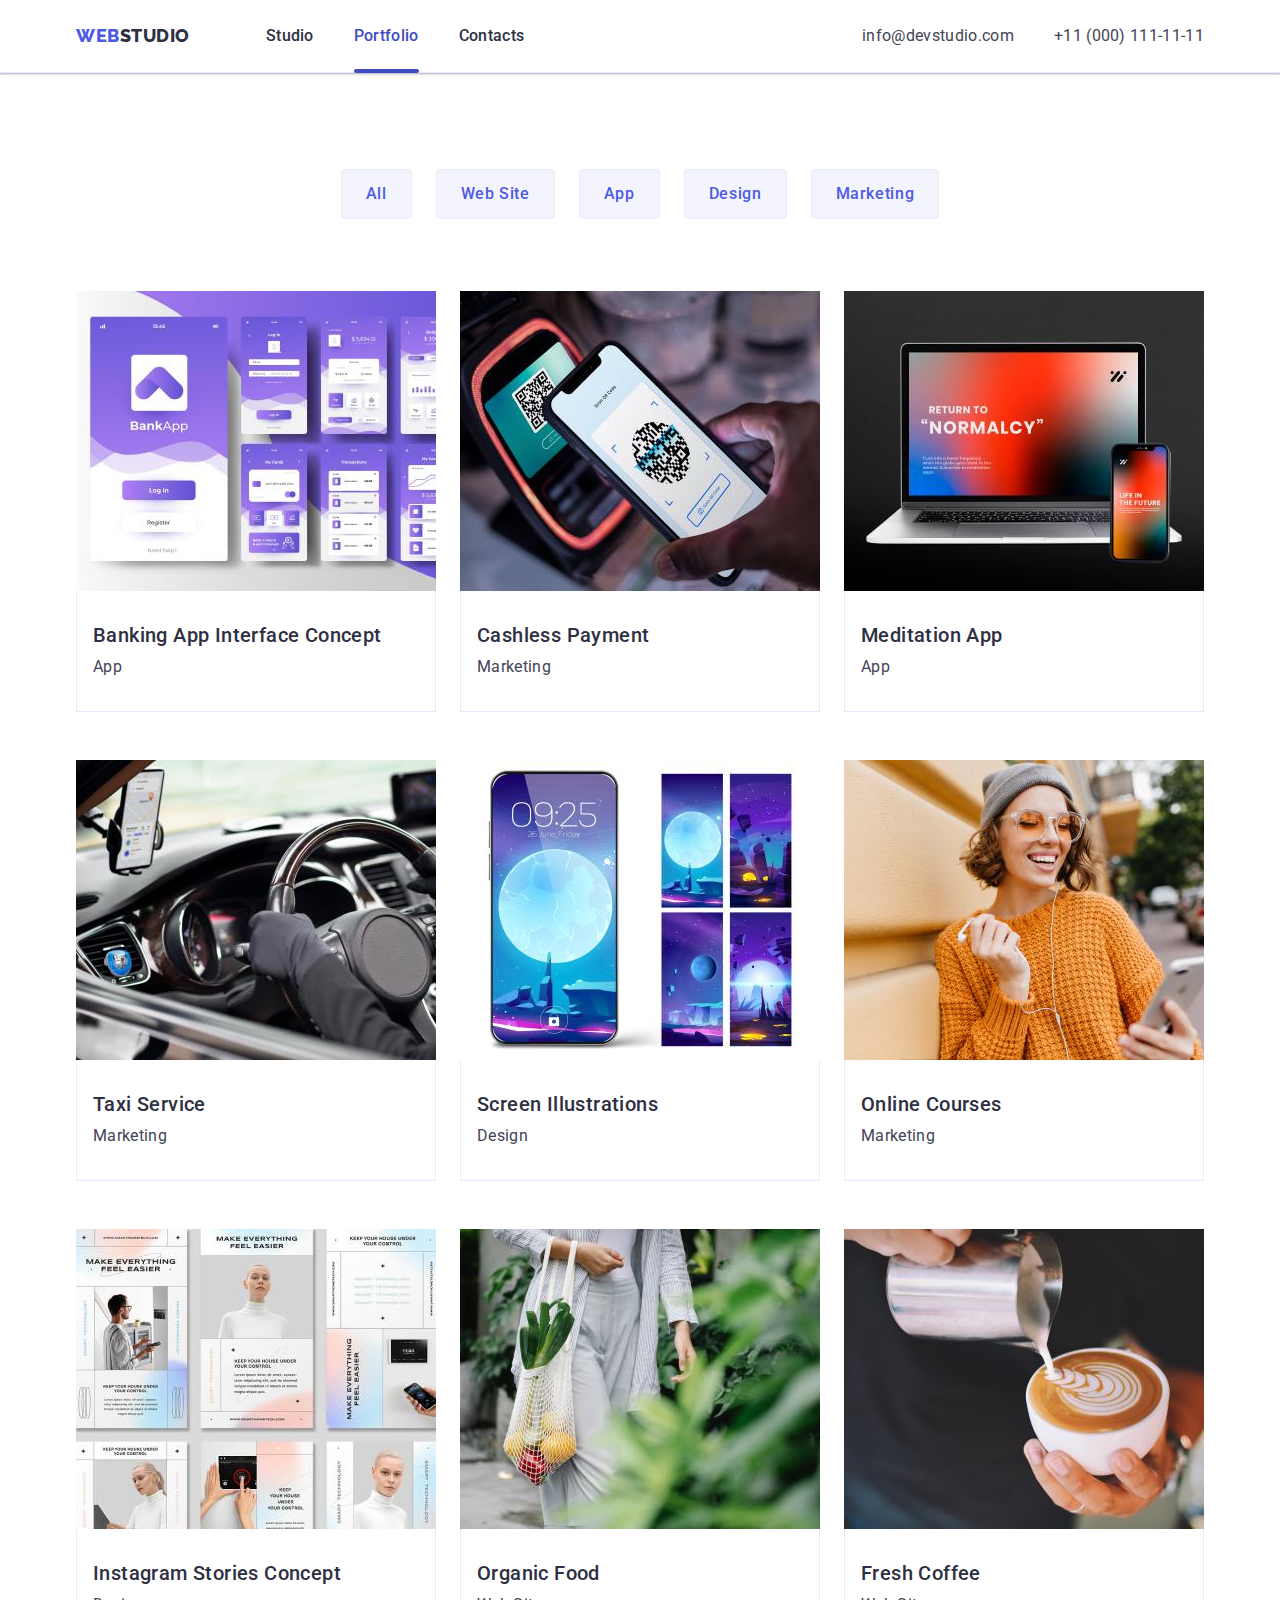
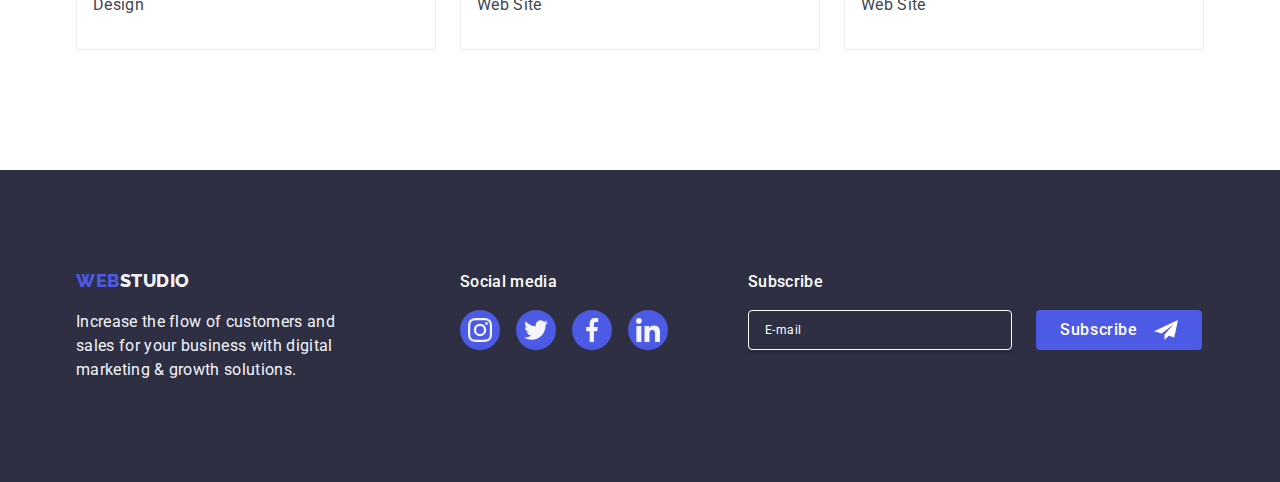
<file: portfolio.html>
<!doctype html>
<html lang="en">
  <head>
    <meta charset="UTF-8" />
    <meta name="viewport" content="width=device-width, initial-scale=1.0" />
    <title>Portfolio</title>
    <link rel="preconnect" href="https://fonts.googleapis.com" />
    <link rel="preconnect" href="https://fonts.gstatic.com" crossorigin />

    <link
      href="https://fonts.googleapis.com/css2?family=Raleway:wght@800&family=Roboto:wght@400;500;700&display=swap"
      rel="stylesheet"
    />
    <link
      rel="stylesheet"
      href="https://cdnjs.cloudflare.com/ajax/libs/modern-normalize/2.0.0/modern-normalize.min.css"
    />
    <link rel="stylesheet" href="./css/styles.css" />
  </head>
  <body>
    <!-- Header -->
    <header class="header">
      <div class="container header-flex-container">
        <nav class="header-nav">
          <a href="./index.html" class="logo-header logo link"
            >Web<span class="logo-header-accent">Studio</span></a
          >
          <ul class="nav-list list">
            <li class="nav-list-item">
              <a class="link nav-list-link" href="./index.html">Studio</a>
            </li>
            <li class="nav-list-item">
              <a class="link nav-list-link current-link" href="./portfolio.html">Portfolio</a>
            </li>
            <li class="nav-list-item"><a class="link nav-list-link" href="">Contacts</a></li>
          </ul>
        </nav>
        <address class="header-address">
          <ul class="address-list list">
            <li class="address-list-item">
              <a class="address-list-link link" href="mailto:info@devstudio.com"
                >info@devstudio.com</a
              >
            </li>
            <li class="address-list-item">
              <a class="address-list-link link" href="tel:+110001111111">+11 (000) 111-11-11</a>
            </li>
          </ul>
        </address>
      </div>
    </header>
    <main>
      <!-- Portfolio Section -->
      <section class="portfolio">
        <div class="container">
          <h1 class="visually-hidden">Projects Portfolio</h1>
          <ul class="btn-list list">
            <li class="btn-list-item">
              <button type="button" class="btn-list-button btn">All</button>
            </li>
            <li class="btn-list-item">
              <button type="button" class="btn-list-button btn">Web Site</button>
            </li>
            <li class="btn-list-item">
              <button type="button" class="btn-list-button btn">App</button>
            </li>
            <li class="btn-list-item">
              <button type="button" class="btn-list-button btn">Design</button>
            </li>
            <li class="btn-list-item">
              <button type="button" class="btn-list-button btn">Marketing</button>
            </li>
          </ul>

          <ul class="portfolio-list list">
            <li class="portfolio-list-item">
              <a href="" class="portfolio-list-link link">
                <div class="portfolio-list-img-container">
                  <img
                    class="portfolio-list-img"
                    src="./images/portfolio/img1.jpg"
                    alt="Banking App Interface"
                    width="360"
                    height="300"
                  />

                  <p class="portfolio-list-overlay">
                    14 Stylish and User-Friendly App Design Concepts · Task Manager App · Calorie
                    Tracker App · Exotic Fruit Ecommerce App · Cloud Storage App
                  </p>
                </div>
                <div class="portfolio-list-text-container">
                  <h2 class="portfolio-list-title list-title">Banking App Interface Concept</h2>
                  <p class="portfolio-list-text">App</p>
                </div>
              </a>
            </li>
            <li class="portfolio-list-item">
              <a href="" class="portfolio-list-link link">
                <div class="portfolio-list-img-container">
                  <img
                    class="portfolio-list-img"
                    src="./images/portfolio/img2.jpg"
                    alt="Cashless Payment Marketing"
                    width="360"
                    height="300"
                  />

                  <p class="portfolio-list-overlay">
                    14 Stylish and User-Friendly App Design Concepts · Task Manager App · Calorie
                    Tracker App · Exotic Fruit Ecommerce App · Cloud Storage App
                  </p>
                </div>
                <div class="portfolio-list-text-container">
                  <h2 class="portfolio-list-title list-title">Cashless Payment</h2>
                  <p class="portfolio-list-text">Marketing</p>
                </div>
              </a>
            </li>
            <li class="portfolio-list-item">
              <a href="" class="portfolio-list-link link">
                <div class="portfolio-list-img-container">
                  <img
                    class="portfolio-list-img"
                    src="./images/portfolio/img3.jpg"
                    alt="Meditation App"
                    width="360"
                    height="300"
                  />

                  <p class="portfolio-list-overlay">
                    14 Stylish and User-Friendly App Design Concepts · Task Manager App · Calorie
                    Tracker App · Exotic Fruit Ecommerce App · Cloud Storage App
                  </p>
                </div>
                <div class="portfolio-list-text-container">
                  <h2 class="portfolio-list-title list-title">Meditation App</h2>
                  <p class="portfolio-list-text">App</p>
                </div>
              </a>
            </li>
            <li class="portfolio-list-item">
              <a href="" class="portfolio-list-link link">
                <div class="portfolio-list-img-container">
                  <img
                    class="portfolio-list-img"
                    src="./images/portfolio/img4.jpg"
                    alt="Taxi Service App"
                    width="360"
                    height="300"
                  />

                  <p class="portfolio-list-overlay">
                    14 Stylish and User-Friendly App Design Concepts · Task Manager App · Calorie
                    Tracker App · Exotic Fruit Ecommerce App · Cloud Storage App
                  </p>
                </div>
                <div class="portfolio-list-text-container">
                  <h2 class="portfolio-list-title list-title">Taxi Service</h2>
                  <p class="portfolio-list-text">Marketing</p>
                </div>
              </a>
            </li>
            <li class="portfolio-list-item">
              <a href="" class="portfolio-list-link link">
                <div class="portfolio-list-img-container">
                  <img
                    class="portfolio-list-img"
                    src="./images/portfolio/img5.jpg"
                    alt="Screen Wallpapers Design"
                    width="360"
                    height="300"
                  />

                  <p class="portfolio-list-overlay">
                    14 Stylish and User-Friendly App Design Concepts · Task Manager App · Calorie
                    Tracker App · Exotic Fruit Ecommerce App · Cloud Storage App
                  </p>
                </div>
                <div class="portfolio-list-text-container">
                  <h2 class="portfolio-list-title list-title">Screen Illustrations</h2>
                  <p class="portfolio-list-text">Design</p>
                </div>
              </a>
            </li>
            <li class="portfolio-list-item">
              <a href="" class="portfolio-list-link link">
                <div class="portfolio-list-img-container">
                  <img
                    class="portfolio-list-img"
                    src="./images/portfolio/img6.jpg"
                    alt="Online Cources"
                    width="360"
                    height="300"
                  />

                  <p class="portfolio-list-overlay">
                    14 Stylish and User-Friendly App Design Concepts · Task Manager App · Calorie
                    Tracker App · Exotic Fruit Ecommerce App · Cloud Storage App
                  </p>
                </div>
                <div class="portfolio-list-text-container">
                  <h2 class="portfolio-list-title list-title">Online Courses</h2>
                  <p class="portfolio-list-text">Marketing</p>
                </div>
              </a>
            </li>
            <li class="portfolio-list-item">
              <a href="" class="portfolio-list-link link">
                <div class="portfolio-list-img-container">
                  <img
                    class="portfolio-list-img"
                    src="./images/portfolio/img7.jpg"
                    alt="Instagram Stories Concept Design"
                    width="360"
                    height="300"
                  />

                  <p class="portfolio-list-overlay">
                    14 Stylish and User-Friendly App Design Concepts · Task Manager App · Calorie
                    Tracker App · Exotic Fruit Ecommerce App · Cloud Storage App
                  </p>
                </div>
                <div class="portfolio-list-text-container">
                  <h2 class="portfolio-list-title list-title">Instagram Stories Concept</h2>
                  <p class="portfolio-list-text">Design</p>
                </div>
              </a>
            </li>
            <li class="portfolio-list-item">
              <a href="" class="portfolio-list-link link">
                <div class="portfolio-list-img-container">
                  <img
                    class="portfolio-list-img"
                    src="./images/portfolio/img8.jpg"
                    alt="Organic Food Website"
                    width="360"
                    height="300"
                  />

                  <p class="portfolio-list-overlay">
                    14 Stylish and User-Friendly App Design Concepts · Task Manager App · Calorie
                    Tracker App · Exotic Fruit Ecommerce App · Cloud Storage App
                  </p>
                </div>
                <div class="portfolio-list-text-container">
                  <h2 class="portfolio-list-title list-title">Organic Food</h2>
                  <p class="portfolio-list-text">Web Site</p>
                </div>
              </a>
            </li>
            <li class="portfolio-list-item">
              <a href="" class="portfolio-list-link link">
                <div class="portfolio-list-img-container">
                  <img
                    class="portfolio-list-img"
                    src="./images/portfolio/img9.jpg"
                    alt="Coffee Website"
                    width="360"
                    height="300"
                  />

                  <p class="portfolio-list-overlay">
                    14 Stylish and User-Friendly App Design Concepts · Task Manager App · Calorie
                    Tracker App · Exotic Fruit Ecommerce App · Cloud Storage App
                  </p>
                </div>
                <div class="portfolio-list-text-container">
                  <h2 class="portfolio-list-title list-title">Fresh Coffee</h2>
                  <p class="portfolio-list-text">Web Site</p>
                </div>
              </a>
            </li>
          </ul>
        </div>
      </section>
    </main>

    <!-- Footer -->
    <footer class="footer">
      <div class="container footer-container">
        <!-- Footer text -->
        <div class="footer-logo-container">
          <a href="./index.html" class="logo-footer logo link"
            >Web<span class="logo-footer-accent">Studio</span></a
          >
          <p class="footer-text">
            Increase the flow of customers and sales for your business with digital marketing &
            growth solutions.
          </p>
        </div>
        <!-- Socials list -->
        <div class="footer-socials-container">
          <p class="footer-title">Social media</p>
          <ul class="socials-list socials-green list">
            <li class="socials-list-item">
              <a href="" class="socials-list-link" aria-label="instagram">
                <svg class="socials-list-icon" width="24" height="24">
                  <use href="./images/icons.svg#instagram"></use>
                </svg>
              </a>
            </li>
            <li class="socials-list-item">
              <a href="" class="socials-list-link" aria-label="twitter">
                <svg class="socials-list-icon" width="24" height="24">
                  <use href="./images/icons.svg#twitter"></use>
                </svg>
              </a>
            </li>
            <li class="socials-list-item">
              <a href="" class="socials-list-link" aria-label="facebook">
                <svg class="socials-list-icon" width="24" height="24">
                  <use href="./images/icons.svg#facebook"></use>
                </svg>
              </a>
            </li>
            <li class="socials-list-item">
              <a href="" class="socials-list-link" aria-label="linkedin">
                <svg class="socials-list-icon" width="24" height="24">
                  <use href="./images/icons.svg#linkedin"></use>
                </svg>
              </a>
            </li>
          </ul>
        </div>
        <!-- Subscribe-form -->
        <div class="subscribe-form-container">
          <p class="footer-title">Subscribe</p>
          <form class="subscribe-form">
            <label for="user_subscribe_email" class="subscribe-form-label">
              <input
                type="email"
                name="user_subscribe_email"
                id="user_subscribe_email"
                placeholder="E-mail"
                class="subscribe-form-input"
                required
              />
            </label>
            <button type="submit" class="subscribe-form-btn btn">
              Subscribe
              <svg class="subscribe-form-btn-icon" width="24" height="24">
                <use href="./images/icons.svg#telegram"></use>
              </svg>
            </button>
          </form>
        </div>
      </div>
    </footer>
  </body>
</html>
</file>
<file: css/styles.css>
:root {
  --primary-brand-color: #4d5ae5;
  --pressed-state-color: #404bbf;
  --accent-color: #e7e9fc;

  --text-color: #434455;
  --subtle-text-color: #8e8f99;

  --dark-color: #2e2f42;
  --green-color: #31d0aa;
  --light-color: #f4f4fd;
  --white-color: #ffffff;

  --hero-bg-color: #2e2f42;
  --modal-bg-color: #fcfcfc;
  --modal-overlay-color: rgba(46, 47, 66, 0.4);
  /* Pixel distance */
  --column-gap: 24px;
  --row-gap: 72px;
  --heading-margin: 72px;
  /* Margin centered */
  --margin-auto: 0 auto;
  /* Transition */
  --cubic: cubic-bezier(0.4, 0, 0.2, 1);
  --time: 250ms;
}

/**
  |============================
  | Common styles
  |============================
*/

body {
  font-family: 'Roboto', sans-serif;
  line-height: 1.5;
  letter-spacing: 0.02em;
  color: var(--text-color);
}

body,
h1,
h2,
h3,
h4,
h5,
h6,
p {
  margin: 0;
}

img,
svg {
  display: block;
  max-width: 100%;
  height: auto;
}

.visually-hidden {
  position: absolute;
  width: 1px;
  height: 1px;
  margin: -1px;
  border: 0;
  padding: 0;
  white-space: nowrap;
  clip-path: inset(100%);
  clip: rect(0 0 0 0);
  overflow: hidden;
}

/* Container */

.container {
  margin: 0 auto;
  padding-left: 16px;
  padding-right: 16px;
  min-width: 320px;
  max-width: 428px;
}
@media only screen and (min-width: 768px) {
  .container {
    max-width: 768px;
  }
}
@media only screen and (min-width: 1158px) {
  .container {
    max-width: 1158px;
    padding-left: 15px;
    padding-right: 15px;
  }
}

/* List, Link, Title */

.list {
  list-style: none;
  margin-top: 0;
  margin-bottom: 0;
  padding-left: 0;
}

.link {
  color: inherit;
  text-decoration: none;
}

.list-title {
  font-size: 20px;
  font-weight: 500;
  line-height: 1.2;
  color: var(--dark-color);
  letter-spacing: 0.02em;
}

.footer-title {
  color: var(--white-color);
  font-size: 16px;
  font-weight: 500;
  line-height: 1.5;
  letter-spacing: 0.02em;
}

@media only screen and (max-width: 767.98px) {
  .footer-title {
    text-align: center;
  }
}
/* Section */

.section-title {
  font-size: 36px;
  line-height: 1.11;
  text-align: center;
  color: var(--dark-color);
  letter-spacing: 0.02em;
}

@media only screen and (max-width: 1157.98px) {
  .section-padding {
    padding-top: 96px;
    padding-bottom: 96px;
  }
}
@media only screen and (min-width: 1158px) {
  .section-padding {
    padding-top: 120px;
    padding-bottom: 120px;
  }
}

/* Logo */

.logo {
  display: inline-block;
  font-family: Raleway, sans-serif;
  font-size: 18px;
  font-weight: 800;
  line-height: 1.17;
  letter-spacing: 0.03em;
  color: var(--primary-brand-color);
  text-transform: uppercase;

  transition: color var(--time) var(--cubic);
}

@media only screen and (max-width: 767.98px) {
  .logo-footer {
    display: block;
    text-align: center;
  }
}

.logo:hover,
.logo:focus {
  color: var(--pressed-state-color);
}

.logo-header-accent {
  color: var(--dark-color);
}

.logo-footer-accent {
  color: var(--light-color);
}

/* Button */

.btn {
  font-family: inherit;
  font-size: 16px;
  font-weight: 500;
  line-height: 1.5;
  letter-spacing: 0.04em;

  padding: 0;
  color: var(--white-color);
  background-color: var(--primary-brand-color);
  border: none;
  cursor: pointer;

  transition: background-color var(--time) var(--cubic);
}

.btn:hover,
.btn:focus {
  background-color: var(--pressed-state-color);
}

.main-btn {
  display: block;
  min-width: 169px;
  margin: var(--margin-auto);
  padding: 16px 32px;

  border-radius: 4px;
  box-shadow: 0px 4px 4px 0px rgba(0, 0, 0, 0.15);
}

/* Mobile menu header button*/

.header-menu-btn {
  padding: 24px 0;

  color: var(--dark-color);
  background-color: transparent;
  border: none;
  transition: color var(--time) var(--cubic);
}

.header-menu-btn:hover,
.header-menu-btn:focus {
  color: var(--pressed-state-color);
}

@media only screen and (min-width: 768px) {
  .header-menu-btn {
    display: none;
  }
}
.menu-btn-icon {
  stroke: currentColor;
}

/* Current link */

.current-link {
  color: var(--pressed-state-color);
}

nav .current-link {
  position: relative;
}

nav .current-link::after {
  position: absolute;
  top: 69px;
  left: 0;
  content: '';
  display: inline-block;
  width: 100%;
  height: 4px;

  border-radius: 2px;
  background-color: var(--pressed-state-color);
}

/* socials-list */

.socials-list {
  display: flex;
  justify-content: center;
}

.socials-list-item {
}

.socials-list-link {
  display: flex;
  justify-content: center;
  align-items: center;

  width: 40px;
  height: 40px;

  border-radius: 50%;
  color: var(--light-color);
  background-color: var(--primary-brand-color);

  transition: background-color var(--time) var(--cubic);
}

.socials-list-icon {
  fill: currentColor;
}

/* --------------- Studio Landing Page --------------- */

/**
  |============================
  | Header
  |============================
*/

.header {
  border-bottom: 1px solid #e7e9fc;
  box-shadow:
    0px 1px 6px 0px rgba(46, 47, 66, 0.08),
    0px 1px 1px 0px rgba(46, 47, 66, 0.16),
    0px 2px 1px 0px rgba(46, 47, 66, 0.08);
}

/* .header-flex-container {
  display: flex;

  justify-content: space-between;
} */

@media only screen and (min-width: 768px) {
  .header-flex-container {
    display: flex;
  }
}

@media only screen and (max-width: 1157.98px) {
  .header-flex-container {
    align-items: center;
  }
}
.header-nav {
  display: flex;
  align-items: center;
}

.logo-header {
  display: inline-block;

  margin-right: auto;
  padding: 24px 0;
}

@media only screen and (min-width: 768px) {
  .logo-header {
    margin-right: 120px;
  }
}

@media only screen and (min-width: 1158px) {
  .logo-header {
    margin-right: 76px;
  }
}

.nav-list {
  display: none;
}

@media only screen and (min-width: 768px) {
  .nav-list {
    display: flex;

    color: var(--dark-color);
    font-weight: 500;
  }
}

.nav-list-link {
  display: inline-block;

  padding: 24px 0;

  transition: color var(--time) var(--cubic);
}

.nav-list-link:hover,
.nav-list-link:focus {
  color: var(--pressed-state-color);
}

.header-address {
  font-style: normal;
  margin-left: auto;
}

.address-list {
  display: none;
}
@media only screen and (min-width: 768px) {
  .address-list {
    display: inline-block;

    transition: color var(--time) var(--cubic);
  }
}
@media only screen and (min-width: 768px) and (max-width: 1157.98px) {
  .address-list-item:not(:first-child) {
    margin-top: 12px;
  }
}

@media only screen and (min-width: 1158px) {
  .address-list {
    display: flex;
    padding: 24px 0;
  }

  .address-list-item:first-child {
    margin-right: 40px;
  }
}
.address-list-link:hover,
.address-list-link:focus {
  color: var(--pressed-state-color);
}

.nav-list-item:not(:last-child) {
  margin-right: 40px;
}

/**
  |============================
  | Hero Section
  |============================
*/

.hero {
  margin: var(--margin-auto);
  padding: 112px 0;
  max-width: 428px;

  background-image: linear-gradient(rgba(46, 47, 66, 0.7), rgba(46, 47, 66, 0.7)),
    url(../images/hero/img-tel.jpg);
  background-size: cover;
  background-position: center;
  background-repeat: no-repeat;
  background-color: var(--hero-bg-color);
}

@media only screen and (max-width: 767.98px) and (min-resolution: 192dpi) {
  .hero {
    background-image: linear-gradient(rgba(46, 47, 66, 0.7), rgba(46, 47, 66, 0.7)),
      url(../images/hero/img-tel@2x.jpg);
  }
}

@media only screen and (min-width: 768px) {
  .hero {
    max-width: 768px;
    background-image: linear-gradient(rgba(46, 47, 66, 0.7), rgba(46, 47, 66, 0.7)),
      url(../images/hero/img-tab.jpg);
  }
}
@media only screen and (min-width: 768px) and (min-resolution: 192dpi) {
  .hero {
    background-image: linear-gradient(rgba(46, 47, 66, 0.7), rgba(46, 47, 66, 0.7)),
      url(../images/hero/img-tab@2x.jpg);
  }
}
@media only screen and (min-width: 1158px) {
  .hero {
    max-width: 1440px;

    padding: 188px 0;
    background-image: linear-gradient(rgba(46, 47, 66, 0.7), rgba(46, 47, 66, 0.7)),
      url(../images/hero/img-desk.jpg);
  }
}
@media only screen and (min-width: 1158px) and (min-resolution: 192dpi) {
  .hero {
    background-image: linear-gradient(rgba(46, 47, 66, 0.7), rgba(46, 47, 66, 0.7)),
      url(../images/hero/img-desk@2x.jpg);
  }
}
.hero-title {
  margin: var(--margin-auto);

  color: var(--white-color);
  max-width: 320px;
  font-size: 36px;
  font-weight: 700;
  line-height: 1.11;
  letter-spacing: 0.02em;
  text-transform: capitalize;
}

@media only screen and (min-width: 768px) {
  .hero-title {
    max-width: 496px;
    margin: var(--margin-auto);
    font-size: 56px;
    line-height: 1.07;
  }
}
@media only screen and (max-width: 767.98px) {
  .hero-btn {
    margin-top: 72px;
  }
}

@media only screen and (min-width: 768px) {
  .hero-btn {
    margin-top: 36px;
  }
}

@media only screen and (min-width: 1158px) {
  .hero-btn {
    margin-top: 48px;
  }
}
/**
  |============================
  | Features Section
  |============================
*/

.features-list {
  display: flex;
  flex-wrap: wrap;
  row-gap: var(--row-gap);
}

@media only screen and (min-width: 768px) {
  .features-list {
    column-gap: var(--column-gap);
  }
}

@media only screen and (min-width: 768px) {
  .features-list-item {
    flex-basis: calc((100% - 24px) / 2);
  }
}

@media only screen and (min-width: 1158px) {
  .features-list-item {
    flex-basis: calc((100% - 72px) / 4);
  }
}

.features-list-container {
  display: none;
}

@media only screen and (min-width: 1158px) {
  .features-list-container {
    display: flex;
    justify-content: center;
    align-items: center;

    padding: 24px 0;

    background-color: var(--light-color);
    border-radius: 4px;
  }
}

.features-list-title {
  margin-top: 8px;
}

@media only screen and (max-width: 767.98px) {
  .features-list-title {
    text-align: center;
  }
}

@media only screen and (max-width: 1157.98px) {
  .features-list-title {
    color: var(--navyblue, #2e2f42);
    font-size: 36px;
    font-weight: 700;
    line-height: 1.11;
  }
}

.features-list-text {
  margin-top: 8px;
}

/**
  |============================
  | Services Section
  |============================
*/

.services {
  display: none;
}

@media only screen and (min-width: 1158px) {
  .services {
    display: block;
    padding-bottom: 120px;
  }
}

.services-title {
  text-transform: capitalize;
}

.services-list {
  display: flex;
  flex-wrap: wrap;
  margin-top: var(--heading-margin);
  gap: var(--column-gap);
}

.services-list-item {
  flex-basis: calc((100% - 48px) / 3);
}

.services-list-img {
}

/**

/**
  |============================
  | Team Section
  |============================
*/

.team {
  background-color: var(--light-color);
}

.team-section-title {
  text-transform: capitalize;
}

.team-list {
  display: flex;
  flex-wrap: wrap;
  justify-content: center;
  margin-top: var(--heading-margin);
}

@media only screen and (max-width: 767.98px) {
  .team-list {
    flex-basis: 100%;
    row-gap: var(--row-gap);
  }
}

@media only screen and (min-width: 768px) {
  .team-list {
    flex-basis: calc((100% - 24px) / 2);
    row-gap: 64px;
    column-gap: var(--column-gap);
  }
}
@media only screen and (min-width: 768px) {
  .team-list {
    flex-basis: calc((100% - 72px) / 4);
    gap: var(--column-gap);
  }
}

.team-list-item {
  background-color: var(--white-color);

  border-radius: 0px 0px 4px 4px;

  box-shadow:
    0px 2px 1px 0px rgba(46, 47, 66, 0.08),
    0px 1px 1px 0px rgba(46, 47, 66, 0.16),
    0px 1px 6px 0px rgba(46, 47, 66, 0.08);
}

.team-list-img {
}

.team-list-container {
  padding: 32px 0;
  text-align: center;
}

.team-list-title {
}

.team-list-text {
  margin-top: 8px;
}

.socials-section {
  margin-top: 8px;
  gap: var(--column-gap);
}
.socials-section .socials-list-link:hover,
.socials-section .socials-list-link:focus {
  background-color: var(--pressed-state-color);
}

/**
  |============================
  | Customers
  |============================
*/

.customers {
}

.customers-title {
}

.customers-list {
  margin-top: 72px;
  display: flex;
  flex-wrap: wrap;

  column-gap: 16px;
  row-gap: var(--row-gap);
}

@media only screen and (max-width: 787.98px) {
  .customers-list {
  }
}

@media only screen and (min-width: 786px) {
  .customers-list {
    column-gap: var(--column-gap);
  }
}

@media only screen and (min-width: 768px) and (max-width: 1157.98px) {
  .customers-list {
    padding-left: 92px;
    padding-right: 92px;
  }
}

@media only screen and (min-width: 1158px) {
  .customers-list {
  }
}

.customers-list-item {
  flex-basis: calc((100% - 16px) / 2);
  height: 88px;
}

@media only screen and (min-width: 768px) {
  .customers-list-item {
    flex-basis: calc((100% - 48px) / 3);
  }
}

@media only screen and (min-width: 1158px) {
  .customers-list-item {
    flex-basis: calc((100% - 120px) / 6);
  }
}

.customers-list-link {
  display: flex;
  align-items: center;
  justify-content: center;

  width: 100%;
  height: 100%;

  color: var(--subtle-text-color);
  border: 1px solid currentColor;
  border-radius: 4px;

  transition:
    color var(--time) var(--cubic),
    border-color var(--time) var(--cubic);
}

.customers-list-icon {
  fill: currentColor;
}

.customers-list-link:hover,
.customers-list-link:focus {
  color: var(--pressed-state-color);
}

/**
  |============================
  | Footer
  |============================
*/

.footer {
  padding-top: 96px;
  padding-bottom: 96px;

  background-color: var(--hero-bg-color);
}

@media only screen and (min-width: 1158px) {
  .footer {
    padding: 100px 0;
  }
}

.footer-container {
  display: flex;
  flex-wrap: wrap;
  align-items: baseline;
}

@media only screen and (max-width: 767.98px) {
  .footer-container {
    justify-content: center;
  }
}

@media only screen and (min-width: 768px) and (max-width: 1157.98px) {
  .footer-container {
    column-gap: 24px;
    row-gap: 72px;
    padding-left: 107px;
    padding-right: 107px;
  }
}

@media only screen and (min-width: 1158px) {
  .footer-logo-container {
    margin-right: 120px;
  }

  .footer-socials-container {
    margin-right: 80px;
  }
}

.footer-text {
  margin-top: 16px;
  width: 268px;
  color: var(--light-color);
}

@media only screen and (min-width: 768px) {
  .footer-text {
    width: 264px;
  }
}

.socials-green {
  display: flex;
  gap: 16px;

  margin-top: 16px;
}

.socials-green .socials-list-link:hover,
.socials-green .socials-list-link:focus {
  background-color: var(--green-color);
}

@media only screen and (max-width: 767.98px) {
  .subscribe-form-container {
    width: 100%;
  }
}

@media only screen and (max-width: 767.98px) {
  .footer-socials-container,
  .subscribe-form-container {
    margin-top: 72px;
  }
}

.subscribe-form {
  display: flex;
  flex-wrap: wrap;

  margin-top: 16px;
}

@media only screen and (min-width: 768px) {
  .subscribe-form {
    gap: 24px;
  }
}
.subscribe-form-label {
}
.subscribe-form-input {
  height: 40px;

  padding: 8px 16px;

  font-size: 12px;
  line-height: 1.5;
  letter-spacing: 0.04em;

  color: var(--white-color);
  border: 1px solid var(--white-color);
  box-shadow: 0px 4px 4px 0px rgba(0, 0, 0, 0.15);
  background-color: transparent;
  outline: none;
  border-radius: 4px;

  transition: border-color var(--time) var(--cubic);
}

@media only screen and (max-width: 767.98px) {
  .subscribe-form-label {
    width: 100%;
    max-width: 398px;
  }
}
@media only screen and (max-width: 767.98px) {
  .subscribe-form-input {
    width: 100%;
  }
}
@media only screen and (min-width: 768px) {
  .subscribe-form-input {
    width: 264px;
  }
}
.subscribe-form-input:focus {
  border-color: var(--primary-brand-color);
}

.subscribe-form-input::placeholder {
  color: var(--white-color);
  font-family: Roboto;

  font-size: 12px;

  line-height: 2;
  letter-spacing: 0.04em;
}

.subscribe-form-btn {
  display: inline-flex;
  justify-content: center;
  align-items: center;
  padding: 8px 24px;
  gap: 16px;
  min-width: 165px;

  border-radius: 4px;
}

@media only screen and (max-width: 767.98px) {
  .subscribe-form-btn {
    margin-top: 16px;
    margin-left: auto;
    margin-right: auto;
  }
}

.subscribe-form-btn-icon {
}

/**
  |============================
  | Modal
  |============================
*/

.modal-backdrop {
  position: fixed;
  top: 0;
  left: 0;

  width: 100%;
  height: 100%;

  background: var(--modal-overlay-color);
  opacity: 1;

  transition:
    opacity var(--time) var(--cubic),
    visibility var(--time) var(--cubic);
}

.is-hidden {
  opacity: 0;
  pointer-events: none;
  visibility: hidden;
}

.modal {
  position: absolute;
  top: 50%;
  left: 50%;
  transform: translate(-50%, -50%) scale(1);

  padding: 24px 16px;
  padding-top: 72px;

  background-color: var(--modal-bg-color);
  border-radius: 4px;
  box-shadow:
    0px 2px 1px 0px rgba(0, 0, 0, 0.2),
    0px 1px 3px 0px rgba(0, 0, 0, 0.12),
    0px 1px 1px 0px rgba(0, 0, 0, 0.14);

  transition: transform var(--time) var(--cubic);
}

@media only screen and (max-width: 767.98px) {
  .modal {
    width: 90%;
    max-width: 392px;
  }
}

@media only screen and (min-width: 768px) {
  .modal {
    width: 408px;
    min-height: 584px;
    padding-left: 24px;
    padding-right: 24px;
  }
}

.modal-backdrop.is-hidden .modal {
  transform: translate(-50%, -50%) scale(0.8);
}

.modal-btn-close,
.mob-menu-btn {
  position: absolute;
  top: 24px;
  right: 24px;

  display: flex;
  align-items: center;
  justify-content: center;

  width: 24px;
  height: 24px;

  background-color: var(--accent-color);
  border: 1px solid rgba(0, 0, 0, 0.1);
  color: var(--dark-color);
  border-radius: 50%;

  transition-property: color, background-color, border;
  transition-duration: var(--time);
  transition-timing-function: var(--cubic);
}

.modal-btn-close:hover,
.modal-btn-close:focus {
  background-color: var(--pressed-state-color);
  color: var(--white-color);
  border: none;
}

.modal-btn-icon {
  fill: currentColor;
}

.modal-form-title {
  color: var(--dark-color);
  text-align: center;
  font-weight: 500;
  margin-bottom: 16px;
}

.modal-form {
}

.modal-wrapper {
}

.modal-wrapper {
  margin-bottom: 8px;
}

.modal-wrapper.textarea-wrapper {
  margin-bottom: 16px;
}

.modal-wrapper:last-of-type {
  margin-bottom: 24px;
}

.modal-form-label {
  display: block;
  color: var(--subtle-text-color);
}

.modal-form-label:not(:last-child) {
  margin-bottom: 4px;
}

.modal-form-input-container {
  position: relative;
}

.modal-form-input {
  height: 40px;
  padding: 8px 16px;
  padding-left: 38px;
}

.modal-form-input-icon {
  position: absolute;
  top: 50%;
  left: 16px;
  transform: translateY(-50%);

  transition: fill var(--time) var(--cubic);
}

.modal-form-input:focus + .modal-form-input-icon {
  fill: var(--primary-brand-color);
}

.modal-form-textarea {
  height: 120px;
  padding: 8px 16px;

  resize: none;

  color: rgba(46, 47, 66, 0.4);
  border-radius: 4px;
}

.modal-form-textarea::placeholder {
  color: rgba(46, 47, 66, 0.4);
}

.modal-form-label,
.modal-form-textarea::placeholder,
.modal-form-input,
.modal-form-textarea {
  font-size: 12px;
  line-height: 1.17;
  letter-spacing: 0.04em;
}

.modal-form-input,
.modal-form-textarea {
  width: 100%;

  outline: transparent;
  background-color: transparent;
  border-radius: 4px;
  border: 1px solid rgba(46, 47, 66, 0.4);

  transition: border-color var(--time) var(--cubic);
}

.modal-form-input:focus,
.modal-form-textarea:focus {
  border: 1px solid var(--primary-brand-color);
  fill: var(--primary-brand-color);
}

.custom-checkbox {
  display: inline-flex;
  align-items: center;
  justify-content: center;

  margin-right: 8px;
  width: 16px;
  height: 16px;

  fill: transparent;
  background-color: transparent;
  border: 1px solid rgba(46, 47, 66, 0.4);
  border-radius: 2px;

  transition:
    fill var(--time) var(--cubic),
    background-color var(--time) var(--cubic),
    border var(--time) var(--cubic);
}

.custom-checkbox-icon {
}

input:checked + .modal-form-label .custom-checkbox {
  background-color: var(--pressed-state-color);
  fill: var(--light-color);
  border: none;
}

.user-agreement-link {
  color: var(--primary-brand-color);
}

.modal-form-button {
  margin-top: 24px;
}

/**
  |============================
  | Mobile menu
  |============================
*/

.menu-container {
  position: fixed;
  top: 0;
  left: 0;
  width: 100vw;
  height: 100vh;

  z-index: 999;
  background: var(--white-color);
  box-shadow:
    0px 1px 6px 0px rgba(46, 47, 66, 0.08),
    0px 1px 1px 0px rgba(46, 47, 66, 0.16),
    0px 2px 1px 0px rgba(46, 47, 66, 0.08);
  transform: translateX(100%);
  transition: transform 250ms ease-in-out;
}

.mob-menu-content {
  position: relative;
  padding: 40px;
  padding-top: 80px;
  margin: var(--margin-auto);
  display: flex;
  flex-direction: column;

  min-width: 320px;
  max-width: 428px;
  min-height: 100vh;
}

@media (min-width: 768px) {
  .menu-toggle {
    display: none;
  }
}

.menu-container.is-open {
  transform: translateX(0);
}

.menu-toggle {
}

.mob-menu-btn {
}

.mob-menu-icon {
}

.mob-menu-list {
  max-width: 100%;
  font-size: 36px;
  font-weight: 700;
  line-height: 1.11;
}
.mob-menu-item:not(:first-child) {
  margin-top: 40px;
}

.mob-menu-link > {
  color: var(--dark-color);
  transition: color var(--time) var(--cubic);
}

.mob-menu-link:hover,
.mob-menu-link:focus {
  color: var(--pressed-state-color);
}

.mob-menu-address {
  margin-top: auto;

  font-style: normal;
}

.mob-menu-address-item {
  margin-top: 40px;
  font-size: 20px;
  font-weight: 500;
  line-height: 1.2;
}

.mob-menu-address-item:last-child {
  margin-top: 40px;
}

.mob-menu-address-item:first-child {
  color: var(--primary-brand-color);
}

@media only screen and (min-width: 428px) {
  .mob-menu-address-item:first-child {
    font-size: 36px;
    font-weight: 700;
    line-height: 1.11;
  }
}

.socials-container.mob-menu {
  margin-top: 48px;
}

.socials-list.mob-menu {
  justify-content: space-between;
}

/* --------------- Portfolio Landing Page --------------- */

.portfolio {
  padding: 96px 0 120px 0;
}

.btn-list {
  display: flex;
  justify-content: center;
}

.btn-list-item:not(:last-child) {
  margin-right: var(--column-gap);
}

.btn.btn-list-button {
  padding: 12px 24px;

  background-color: var(--light-color);
  color: var(--primary-brand-color);
  border: 1px solid var(--accent-color);
  box-shadow: none;
  border-radius: 4px;

  transition-property: color, background-color, border-color, box-shadow;
  transition-duration: var(--time);
  transition-timing-function: var(--cubic);
}

.btn-list-button:hover,
.btn-list-button:focus {
  color: var(--white-color);
  background-color: var(--pressed-state-color);
  border: 1px solid transparent;

  box-shadow:
    0px 2px 2px 0px rgba(0, 0, 0, 0.12),
    0px 2px 1px 0px rgba(0, 0, 0, 0.08),
    0px 3px 1px 0px rgba(0, 0, 0, 0.1);
}

.portfolio-list {
  display: flex;
  flex-wrap: wrap;
  column-gap: 24px;
  row-gap: 48px;

  margin-top: var(--heading-margin);
}

.portfolio-list-item {
  flex-basis: calc((100% - 48px) / 3);
}

.portfolio-list-link {
  display: block;

  transition: box-shadow var(--time) var(--cubic);
}

.portfolio-list-link:hover,
.portfolio-list-link:focus {
  box-shadow:
    0px 2px 1px 0px rgba(46, 47, 66, 0.08),
    0px 1px 1px 0px rgba(46, 47, 66, 0.16),
    0px 1px 6px 0px rgba(46, 47, 66, 0.08);
}

.portfolio-list-img-container {
  position: relative;
  overflow: hidden;
}

.portfolio-list-overlay {
  position: absolute;
  top: 0;
  left: 0;
  transform: translateY(100%);

  width: 100%;
  height: 100%;
  padding: 40px 32px;

  background-color: var(--primary-brand-color);
  color: var(--light-color);

  transition: transform var(--time) var(--cubic);
}

.portfolio-list-link:hover .portfolio-list-overlay,
.portfolio-list-link:focus .portfolio-list-overlay {
  transform: translateY(0%);
}

.portfolio-list-text-container {
  padding: 32px 16px;
  border: 1px solid var(--accent-color);
  border-top: none;
}

.portfolio-list-title {
}

.portfolio-list-text {
  margin-top: 8px;
}
</file>
